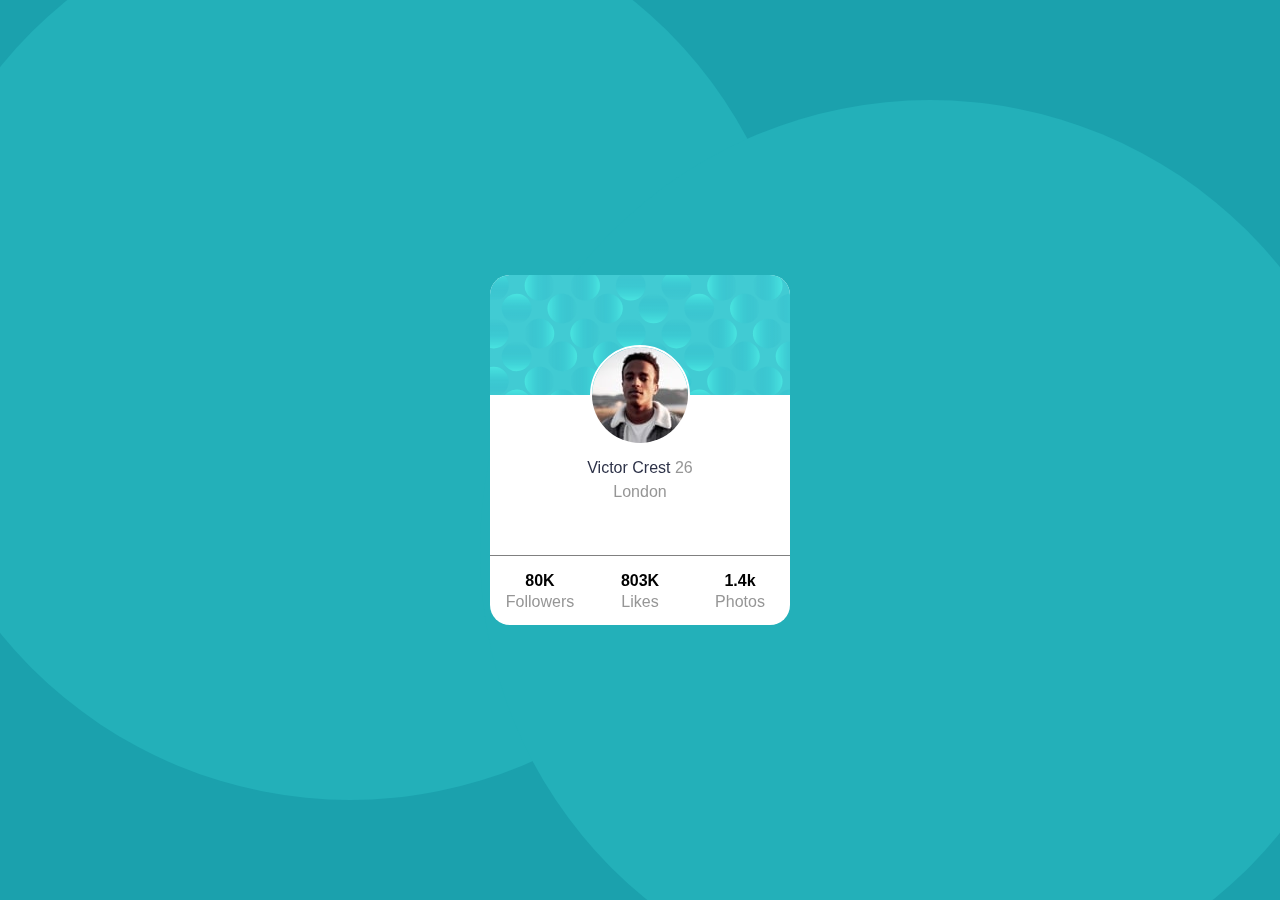
<file: 01-profile-card/index.html>
<!DOCTYPE html>
<html lang="en">

<head>
  <meta charset="UTF-8">
  <meta name="viewport" content="width=device-width, initial-scale=1.0">
  <!-- displays site properly based on user's device -->

  <link rel="icon" type="image/png" sizes="32x32" href="images/favicon-32x32.png">
  <link rel="stylesheet" href="css/style.css">
  <title>Frontend Mentor | Profile card component</title>

</head>

<body>

  <main>
    <article class="card">
      <header class="card__header">
        <img class="card__image" src="images/image-victor.jpg" alt="image">
      </header>
      <section class="card__body">
        <p class="card__text">Victor Crest
          <span class="card__text card__text--light">26</span>
        </p>
        <p class="card__text card__text--light">London</p>
      </section>

      <footer class="card__footer">
        <div class="card__stats">
          <p class="card__number">80K<span class="card__text card__text--light">Followers</span></p>
        </div>
        <div class="card__stats">
          <p class="card__number">803K<span class="card__text card__text--light">Likes</span></p>
        </div>
        <div class="card__stats">
          <p class="card__number">1.4k<span class="card__text card__text--light">Photos</span></p>
        </div>
      </footer>
    </article>
  </main>
</body>

</html>
</file>
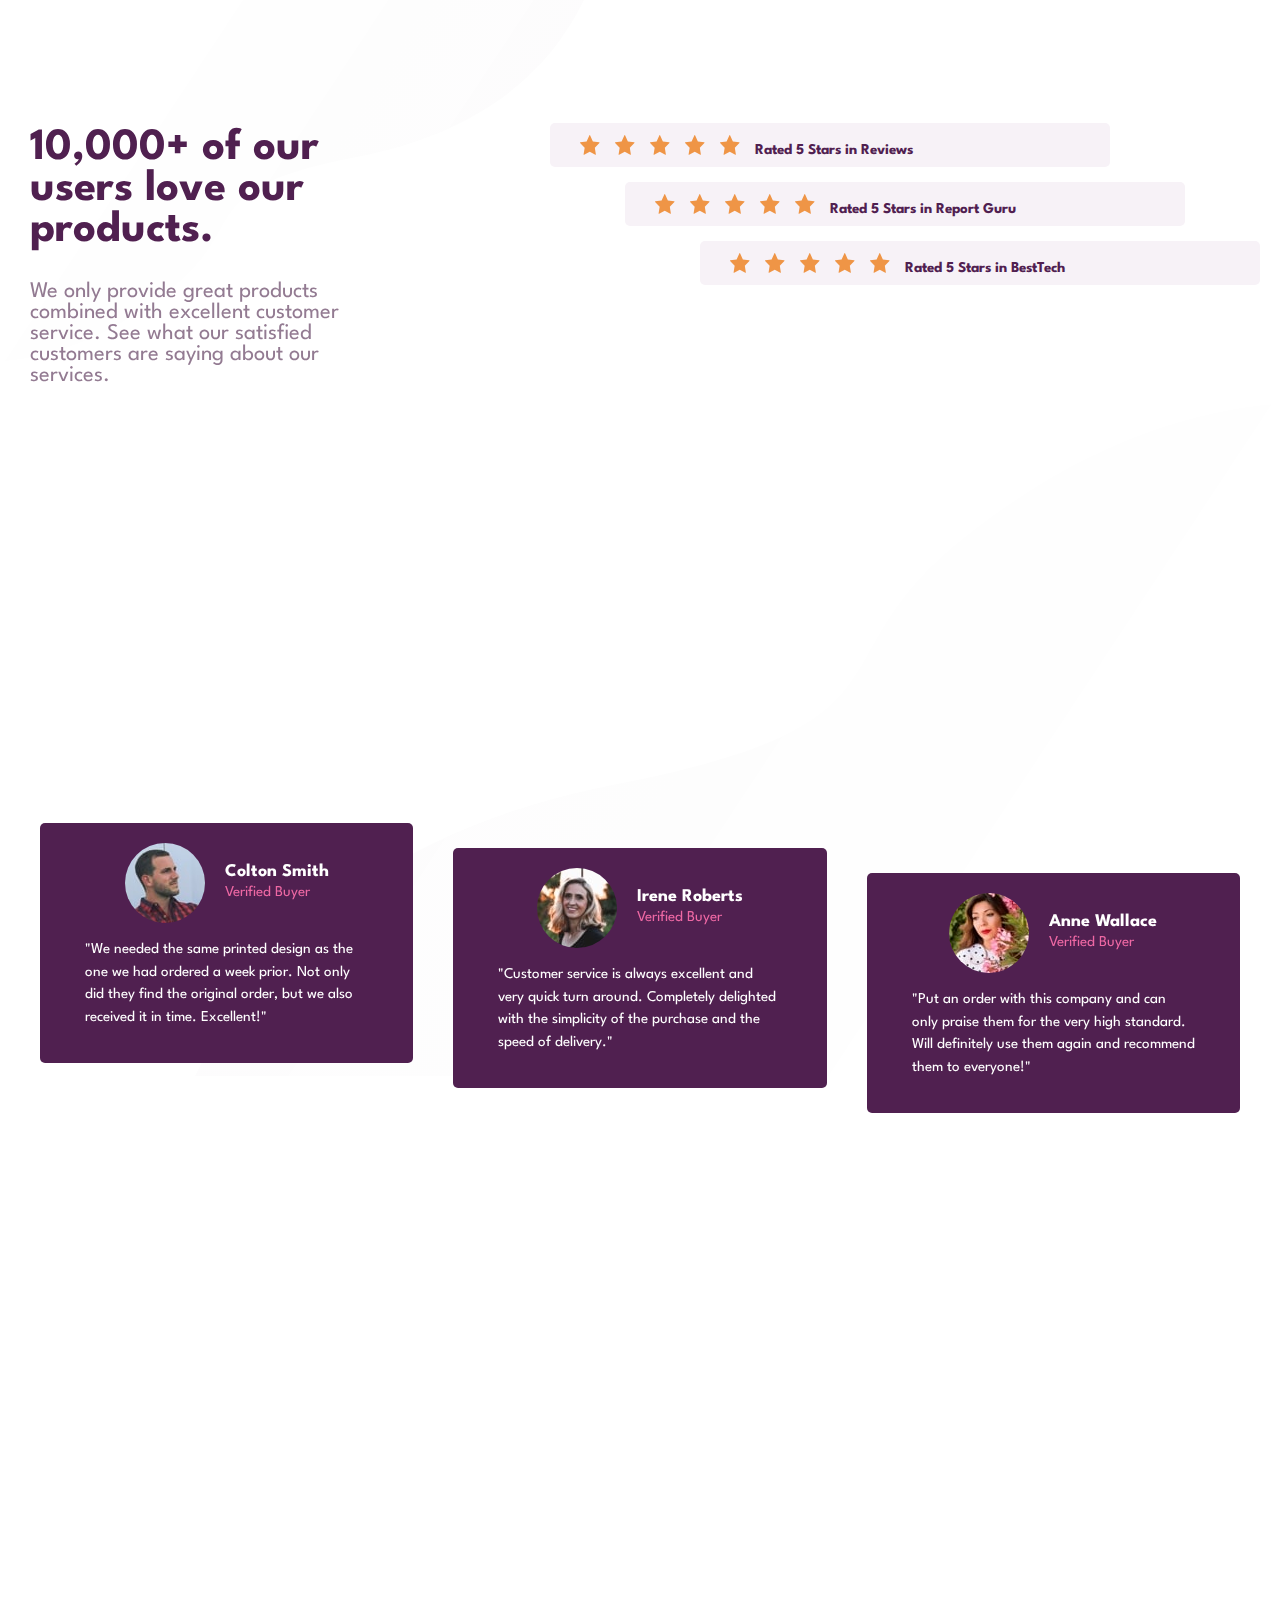
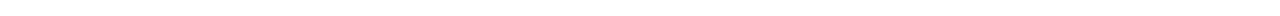
<file: 02-social-proof/index.html>
<!DOCTYPE html>
<html lang="en">

<head>
  <meta charset="UTF-8" />
  <meta name="viewport" content="width=device-width, initial-scale=1.0" />
  <!-- displays site properly based on user's device -->

  <link rel="icon" type="image/png" sizes="32x32" href="assets/images/favicon-32x32.png" />

  <!-- CSS -->
  <link rel="stylesheet" href="css/style.css">
  <!-- Fonts -->
  <link rel="preconnect" href="https://fonts.gstatic.com">
  <link href="https://fonts.googleapis.com/css2?family=Spartan:wght@400;500;700&display=swap" rel="stylesheet">
  <title>Frontend Mentor | Social proof section</title>

</head>

<body>

  <header class="header">
    <h1 class="header__title">
      10,000+ of our <br /> users love our <br /> products.
    </h1>
    <p class="header__subtitle">
      We only provide great products combined with excellent customer service.
      See what our satisfied customers are saying about our services.
    </p>
  </header>

  <section class="rates">
    <article class="rated">
      <img class="rated__start" src="assets/images/icon-star.svg" alt="start">
      <img class="rated__start" src="assets/images/icon-star.svg" alt="start">
      <img class="rated__start" src="assets/images/icon-star.svg" alt="start">
      <img class="rated__start" src="assets/images/icon-star.svg" alt="start">
      <img class="rated__start" src="assets/images/icon-star.svg" alt="start">
      <span class="rated__text">Rated 5 Stars in Reviews</span>
    </article>

    <article class="rated">
      <img class="rated__start" src="assets/images/icon-star.svg" alt="start">
      <img class="rated__start" src="assets/images/icon-star.svg" alt="start">
      <img class="rated__start" src="assets/images/icon-star.svg" alt="start">
      <img class="rated__start" src="assets/images/icon-star.svg" alt="start">
      <img class="rated__start" src="assets/images/icon-star.svg" alt="start">
      <span class="rated__text">Rated 5 Stars in Report Guru</span>
    </article>

    <article class="rated last-rated">
      <img class="rated__start" src="assets/images/icon-star.svg" alt="start">
      <img class="rated__start" src="assets/images/icon-star.svg" alt="start">
      <img class="rated__start" src="assets/images/icon-star.svg" alt="start">
      <img class="rated__start" src="assets/images/icon-star.svg" alt="start">
      <img class="rated__start" src="assets/images/icon-star.svg" alt="start">
      <span class="rated__text">Rated 5 Stars in BestTech</span>
    </article>
  </section>

  <section class="testimonials">

    <article class="testimonial">
      <header class="testimonal__header">
        <img class="testimonial__photo" src="assets/images/image-colton.jpg" alt="image colton">
        <div class="testimonial__author">
          <h2 class="testimonial__title">Colton Smith</h2>
          <p class="testimonial__subtitle">Verified Buyer</p>
        </div>
      </header>
      <div class="testimonial__body">
        <blockquote class="testimonial__text">
          "We needed the same printed design as the one we had ordered a week prior.
          Not only did they find the original order, but we also received it in time.
          Excellent!"
        </blockquote>
      </div>
    </article>

    <article class="testimonial">
      <header class="testimonal__header">
        <img class="testimonial__photo" src="assets/images/image-irene.jpg" alt="image irene">
        <div class="testimonial__author">
          <h2 class="testimonial__title">Irene Roberts</h2>
          <p class="testimonial__subtitle">Verified Buyer</p>
        </div>
      </header>
      <blockquote class="testimonial__text">
        "Customer service is always excellent and very quick turn around. Completely
        delighted with the simplicity of the purchase and the speed of delivery."
      </blockquote>
    </article>

    <article class="testimonial">
      <header class="testimonal__header">
        <img class="testimonial__photo" src="assets/images/image-anne.jpg" alt="image a2nne">
        <div class="testimonial__author">
          <h2 class="testimonial__title">Anne Wallace</h2>
          <p class="testimonial__subtitle">Verified Buyer</p>
        </div>
      </header>
      <div class="testimonial__body">
        <blockquote class="testimonial__text">
          "Put an order with this company and can only praise them for the very high
          standard. Will definitely use them again and recommend them to everyone!"
        </blockquote>
      </div>
    </article>
  </section>
</body>

</html>
</file>
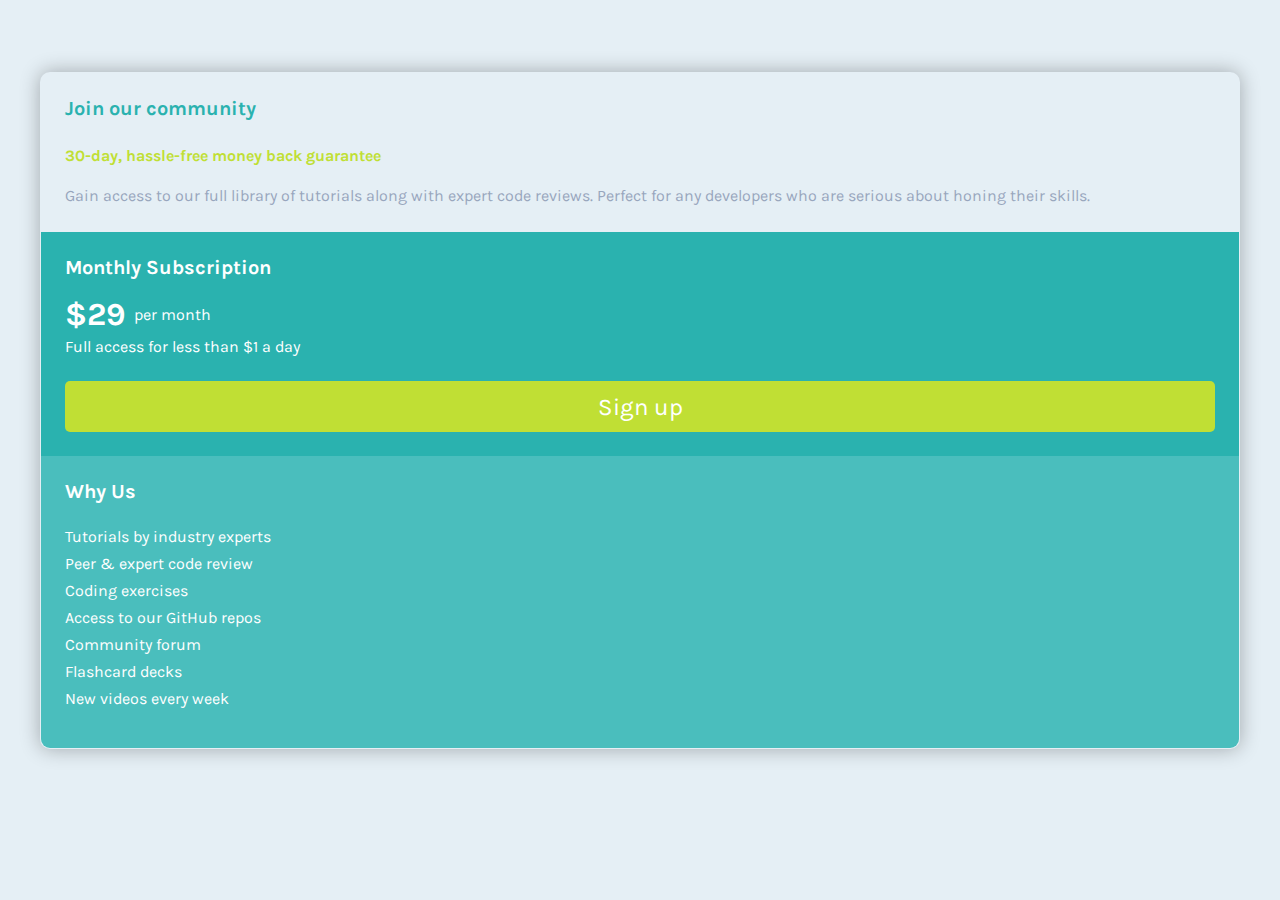
<file: 03-single-price/index.html>
<!DOCTYPE html>
<html lang="en">

<head>
    <meta charset="UTF-8">
    <meta name="viewport" content="width=device-width, initial-scale=1.0">
    <link rel="icon" type="image/png" sizes="32x32" href="assets//images//favicon-32x32.png">
    <link rel="preconnect" href="https://fonts.gstatic.com">
    <link href="https://fonts.googleapis.com/css2?family=Karla:wght@400;700&display=swap" rel="stylesheet">
    <link rel="stylesheet" href="css/style.css">
    <title>Frontend Mentor | Single Price Grid Component</title>

</head>

<body>

    <main class="main">
        <section class="section join-community">
            <h2 class="title is-cyan">Join our community</h2>
            <p class="paragraph is-yellow subtitle">30-day, hassle-free money back guarantee</p>
            <p class="paragraph is-gray">Gain access to our full library of tutorials along with expert code reviews.
                Perfect for any developers who are serious about honing their skills.</p>
        </section>
        <section class="section bgcolor-cyan is-primary">
            <h2 class="title">Monthly Subscription</h2>
            <p class="paragraph periocity">
                <span class="currency">$</span>
                <span class="price">29</span>
                <span class="periocity">per month</span>
            </p>
            <p class="paragraph monthly">Full access for less than <span> &dollar;1 a day</span></p>
            <a href="#" class="button">Sign up</a>
        </section>
        <section class="section bgcolor__cyan--light is-primary">
            <h2 class="title whyus">Why Us</h2>
            <ul class="list">
                <li class="item-list">Tutorials by industry experts</li>
                <li class="item-list">Peer & expert code review</li>
                <li class="item-list">Coding exercises</li>
                <li class="item-list">Access to our GitHub repos</li>
                <li class="item-list">Community forum</li>
                <li class="item-list">Flashcard decks</li>
                <li class="item-list">New videos every week</li>
            </ul>
        </section>
    </main>
</body>

</html>
</file>
<file: 01-profile-card/css/style.css>
html {
    background-color: rgb(27, 161, 173)
}

html::after, html::before {
    content: '';
    position: fixed;
    display: block;
    background-color: #23B0B9;
    border-radius: 50%;
    width: 100vmin;
    height: 100vmin;
    z-index: -1;
}

html::before {
    top: -100px;
    left: -100px;
}

html::after {
    bottom: -100px;
    right: -100px;
}

body {
    min-height: 100vh;
    display: flex;
    justify-content: center;
    align-items: center;
    margin: 0;
    font-family: sans-serif;
}

.card {
    position: relative;
    width: 300px;
    height: 350px;
    background-color: #FFFFFF;
    border-radius: 20px;
    overflow: hidden;
    z-index: 20;
}

.card__header {
    background-image: url("../images/bg-pattern-card.svg");
    height: 120px;
    position: relative;
}

.card__image {
    position: absolute;
    left: 50%;
    bottom: 0;
    transform: translate(-50%, 50%);
    border: 2px solid white;
    border-radius: 50%;
}

.card__body {
    display: flex;
    flex-direction: column;
    align-items: center;
    justify-content: center;
    height: 150px;
    padding-top: 10px;
}

.card__text {
    margin: 0;
    line-height: 1.5;
    color: hsl(229, 23%, 23%)
}

.card__text--light {
    color: hsl(0, 0%, 59%);
    font-weight: normal;
}

.card__footer {
    display: flex;
    justify-content: space-around;
    border-top: 1px solid grey;
}

.card__stats {
    width: 100%;
    text-align: center;
}

.card__number {
    display: flex;
    flex-direction: column;
    font-weight: bold;
}
</file>
<file: 02-social-proof/css/style.css>
:root {
    --dark-magenta: hsl(300, 43%, 22%);
    --soft-pink: hsl(333, 80%, 67%);
    --dark-grayish: hsl(303, 10%, 53%);
    --light-grayish: hsl(300, 24%, 96%);
}

html::before,
html::after {
  position: absolute;
  opacity: 0.3;
}

html::before {
  content: url('../assets/images/bg-pattern-top-mobile.svg');
}

@media screen and (min-width: 768px) {
  html::before {
    content: url('../assets/images/bg-pattern-top-desktop.svg');
  }
}

html::after {
  content: url('../assets/images/bg-pattern-bottom-mobile.svg');
  position: fixed;
  bottom: -20%;
  right: 0;
  z-index: -1;
}

@media screen and (min-width: 768px) {
  html::after {
    content: url('../assets/images/bg-pattern-bottom-desktop.svg');
  }
}

body {
    font-family: 'Spartan', sans-serif;
    font-size: 15px;
    padding: 0 20px;
    background-color: #fff;
}

@media screen and (min-width: 768px) {

    body {
        max-width: 1350px;
        margin-left: auto;
        margin-right: auto;
        display: grid;
        justify-items: end;
        grid-template-columns: repeat(3, 1fr);
        grid-template-rows: repeat(2, 800px);
      }
  }

.header {
    text-align: center;
    padding: 90px 10px 30px;
    font-size: 20px;
}

@media screen and (min-width: 768px) {
    .header {
      text-align: left;
      font-size: 1.4rem;
      font-weight: 700;
      grid-column: 1/2;
    }
  }

.header__title {
    color: var(--dark-magenta);
    font-weight: 700;
}

.header__subtitle {
    color: var(--dark-grayish);
    font-weight: 400;
}

.rates {
    text-align: center;
}

@media screen and (min-width: 768px) {
    .rates {
      margin-top: 100px;
      grid-column: 3/4;
    }
  }

.rated {
    background-color: var(--light-grayish);
    padding: 10px 30px;
    margin: 15px 0;
    border-radius: 5px;
}

@media screen and (min-width: 768px) {
    .rated {
      display: flex;
      align-items: center;
      justify-content: start;
      width: 500px;
      position: relative;
    }
  
    .rated:first-child {
      left: -150px;
    }
  
    .rated:nth-child(2) {
      left: -75px;
    }

    .rated__start {
        margin-right: 15px;
    }
  }

.rated__start {
    width: 20px;
    height: 20px;
}


.rated__text {
    display: block;
    margin-top: 10px;
    color: var(--dark-magenta);
    font-weight: 700;
}

.last-rated {
    margin-bottom: 50px;
}

@media screen and (min-width: 768px) {
    .testimonials {
      width: 100%;
      display: flex;
      align-items: start;
      justify-content: space-between;
      grid-column: 1 / 4;
      grid-row: 2;
    }
  }

.testimonial {
    background-color: var(--dark-magenta);
    border-radius: 5px;
    padding: 20px 5px;
    margin-bottom: 15px;
}

@media screen and (min-width: 768px) {
    .testimonial {
      margin-bottom: 0;
      margin-top: -200px;
      width: 400px;
      margin:  15px 20px 0 20px;
      position: relative;
    }
  
    .testimonial:nth-child(2) {
      top: 25px;
    }
  
    .testimonial:last-child {
      top: 50px;
    }
  }

.testimonal__header {
    display: flex;
    align-items: center;
    justify-content: center;
}

.testimonial__photo {
    display: block;
    border-radius: 50%;
    max-width: 25%;
}

.testimonial__author {
    margin-left: 20px;
}

.testimonial__title {
    color: #fff;
    margin: 0;
    font-size: 18px;
}

.testimonial__subtitle {
    color: var(--soft-pink);
    margin: 5px 0;
}

.testimonial__text {
    color: #fff;
    line-height: 1.5;
}
</file>
<file: 03-single-price/css/style.css>
:root {
    --cyan: hsl(179, 62%, 43%);
    --bright-yellow: hsl(71, 73%, 54%);
    --light-gray: hsl(204, 43%, 93%);
    --grayish-blue: hsl(218, 22%, 67%);
    --primary-font: 'Karla', sans-serif;
    --cyan-light: #4abebd;
    --on-primary: #ffffff;
}

* {
    box-sizing: border-box;
    font-family: var(--primary-font);
}

body {
    padding: 4rem 2rem;
    background-color: var(--light-gray);
}

h2, p {
    margin: 0;
}

a {
    text-decoration: none;
}

ul {
    padding: 0;
    list-style: none;
}

.is-yellow {
    color: var(--bright-yellow);
}

.is-cyan {
    color: var(--cyan);
}

.is-gray {
    color: var(--grayish-blue);
}

.bgcolor-cyan {
    background-color: var(--cyan);
}

.is-primary, .is-primary-light {
    color: var(--on-primary);
}

.bgcolor__cyan--light {
    background-color: var(--cyan-light);
}

.main {
    border: 1px solid transparent;
    border-radius: 10px;
    box-shadow: 0 0 20px rgba(0, 0, 0, 0.3);
    overflow: hidden;
}

.section {
    padding: 1.5rem;
}

.title {
    margin-bottom: 1.5rem;
    font-size: 20px;
    font-weight: 700;
}

.subtitle {
    margin-bottom: 1rem;
    font-weight: 700;
    line-height: 24px;
    font-size: 16px;
}

.paragraph {
    line-height: 24px;
}

.currency, .price {
    font-size: 32px;
    font-weight: 700;
}

.periocity {
    display: flex;
    align-items: center;
}

.paragraph>.periocity {
    margin-left: 0.5rem;
}

.paragraph+.monthly {
    margin-top: 0.5rem;
    font-size: 1rem;
    font-weight: 400;
    margin-bottom: 0.5rem;
}

.button {
    display: flex;
    align-items: center;
    justify-content: center;
    width: 100%;
    margin-top: 1.4rem;
    color: var(--on-primary);
    font-size: 1.5rem;
    padding: 0.7rem;
    border-radius: 5px;
    background-color: var(--bright-yellow);
}

.list>.item-list {
    margin: 0;
    text-align: left;
}

.item-list:not(:last-child) {
    margin-bottom: 0.5rem;
}
</file>
